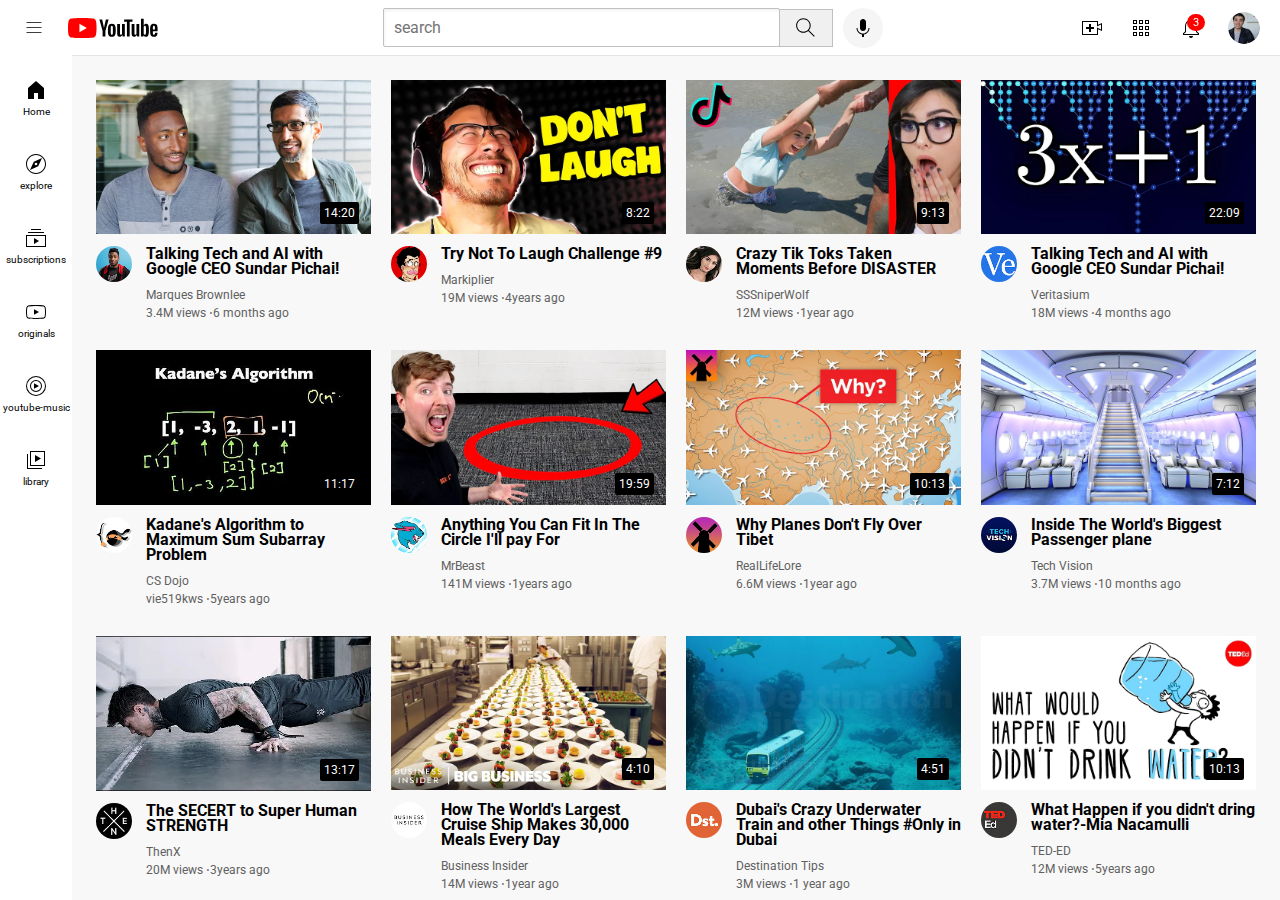
<file: index.html>
<!DOCTYPE html>
<html>
  <head>

    <title>You Tube.com clone</title>
    <link rel="preconnect" href="https://fonts.googleapis.com">
    <link rel="preconnect" href="https://fonts.gstatic.com" crossorigin>
    <link href="https://fonts.googleapis.com/css2?family=Roboto+Condensed:ital,wght@0,100..900;1,100..900&family=Roboto:ital,wght@0,100..900;1,100..900&display=swap" rel="stylesheet">
    <link rel="stylesheet" href="styles/general.css">
    <link rel="stylesheet" href="styles/header.css">
    <link rel="stylesheet" href="styles/video.css">
    <link rel="stylesheet" href="styles/side-bar.css">
  </head>
  <body>
    <div class="header">
      <div class="left-section">
        <img class="hamburger-menu" src="icons/hamburger-menu.svg">
        <img class="youtube-logo" src="icons/youtube-logo.svg">

      </div>
      <div class="middle-section">
        <input class="search-bar" type="text" placeholder="search">
        <button class="search-button">
          <img class="search-icon" src="icons/search.svg">
          <div class="tooltip">search</div>
        </button>
        <button class="voice-bar">
          <img class="voice-search-icon" src="icons/voice-search-icon.svg">
          <div class="tooltip">mic</div>
        </button>
      </div>
      <div class="right-section">
        <div class="upload-icon-container">
          <img class="upload-icon" src="icons/upload.svg">
          <div class="tooltip">Create</div>
        </div>
        <div class="youtube-apps-icon">
          <img class="youtube-icon" src="icons/youtube-apps.svg">
          <div class="tooltip">Youtube Apps</div>
        </div>
          <!--comments-->
        
        <div class="notifications-icon-container">
          <img class="notifications-icon" src="icons/notifications.svg">
          <div class="notifications-count">3</div>
          <div class="tooltip">Notifications</div>
    
        </div>
        <img class="current-user-picture" src="channel-pictures/my-channel.jpeg">
      </div>
      
    </div>
    <div class="side-bar">
      <div  class="sidebar-link">
        <img src="icons/home.svg">
        <div>Home</div>
      </div>
      <div  class="sidebar-link">
        <img src="icons/explore.svg">
        <div>explore</div>
      </div>

      <div  class="sidebar-link">
        <img src="icons/subscriptions.svg">
        <div>subscriptions</div>
      </div>
      <div  class="sidebar-link">
        <img src="icons/originals.svg">
        <div>
          originals
        </div>
      </div>
      <div  class="sidebar-link">
        <img src="icons/youtube-music.svg">
        <div>youtube-music</div>
      </div>
      <div  class="sidebar-link">
        <img src="icons/library.svg">
        <div>library</div>
      </div>
    </div>

    
    <div class="video-grid">
      <div class="video-preview">
        <div class="thumbnail-row">
          <img class="thumbnail" src="thumbnails/thumbnail-1.webp">
          <div class="video-time"> 14:20</div>
        </div>
        <div class="video-info-grid">
          <div class="channel-picture">
            <img class="profile-picture" src="channel-pictures/channel-1.jpeg">
          </div>
          <divi class="video-info">
            <p class="video-title" type="text">
              <strong>Talking Tech and AI with Google CEO Sundar Pichai!</strong>
            </p>
            <p class="video-aurthor">
              Marques Brownlee
            </p>
            <p class="video-stats">
              3.4M views &#8901;6 months ago
            </p>
          </divi>
        </div>
      </div>
      <div class="video-preview">
        <div class="thumbnail-row">
          <img class="thumbnail" src="thumbnails/thumbnail-2.webp">
          <div class="video-time">8:22</div>
        </div>
        <div class="video-info-grid">
          <div class="channel-picture">
            <img class="profile-picture" src="channel-pictures/channel-2.jpeg">
          </div>
          <divi class="video-info">
            <p class="video-title" type="text">
              <strong>Try Not To Laugh Challenge #9</strong>
            </p>
            <p class="video-aurthor">
              Markiplier
            </p>
            <p class="video-stats">
              19M views &#8901;4years ago
            </p>
          </divi>
        </div>
      </div>
      <div class="video-preview">
        <div class="thumbnail-row">
          <img class="thumbnail" src="thumbnails/thumbnail-3.webp">
          <div class="video-time"> 9:13</div>
        </div>
        <div class="video-info-grid">
          <div class="channel-picture">
            <img class="profile-picture" src="channel-pictures/channel-3.jpeg">
          </div>
          <divi class="video-info">
            <p class="video-title" type="text">
              <strong>Crazy Tik Toks Taken Moments Before DISASTER</strong>
            </p>
            <p class="video-aurthor">
              SSSniperWolf
            </p>
            <p class="video-stats">
              12M views &#8901;1year ago
            </p>
          </divi>
        </div>
      </div>
      <div class="video-preview">
        <div class="thumbnail-row">
          <img class="thumbnail" src="thumbnails/thumbnail-4.webp">
          <div class="video-time"> 22:09</div>
        </div>
        <div class="video-info-grid">
          <div class="channel-picture">
            <img class="profile-picture" src="channel-pictures/channel-4.jpeg">
          </div>
          <divi class="video-info">
            <p class="video-title" type="text">
              <strong>Talking Tech and AI with Google CEO Sundar Pichai!</strong>
            </p>
            <p class="video-aurthor">
              Veritasium
            </p>
            <p class="video-stats">
              18M views &#8901;4 months ago
            </p>
          </divi>
        </div>
      </div>
      <div class="video-preview">
        <div class="thumbnail-row">
          <img class="thumbnail" src="thumbnails/thumbnail-5.webp">
          <div class="video-time"> 11:17</div>
        </div>
        <div class="video-info-grid">
          <div class="channel-picture">
            <img class="profile-picture" src="channel-pictures/channel-5.jpeg">
          </div>
          <divi class="video-info">
            <p class="video-title" type="text">
              <strong>Kadane's Algorithm to Maximum Sum Subarray Problem</strong>
            </p>
            <p class="video-aurthor">
              CS Dojo
            </p>
            <p class="video-stats">
               vie519kws &#8901;5years ago
            </p>
          </divi>
        </div>
      </div>
      <div class="video-preview">
        <div class="thumbnail-row">
          <img class="thumbnail" src="thumbnails/thumbnail-6.webp">
          <div class="video-time"> 19:59</div>
        </div>
        <div class="video-info-grid">
          <div class="channel-picture">
            <img class="profile-picture" src="channel-pictures/channel-6.jpeg">
          </div>
          <divi class="video-info">
            <p class="video-title" type="text">
              <strong>Anything You Can Fit In The Circle I'll pay For</strong>
            </p>
            <p class="video-aurthor">
              MrBeast
            </p>
            <p class="video-stats">
              141M views &#8901;1years ago
            </p>
          </divi>
        </div>
        
      </div>
      <div class="video-preview">
        <div class="thumbnail-row">
          <img class="thumbnail" src="thumbnails/thumbnail-7.webp">
          <div class="video-time"> 10:13</div>
        </div>
        <div class="video-info-grid">
          <div class="channel-picture">
            <img class="profile-picture" src="channel-pictures/channel-7.jpeg">

          </div>
          <divi class="video-info">
            <p class="video-title" type="text">
              <strong>Why Planes Don't Fly Over Tibet</strong>
            </p>
            <p class="video-aurthor">
              RealLifeLore
            </p>
            <p class="video-stats">
              6.6M views &#8901;1year ago
            </p>
          </divi>
        </div>
      </div>
      <div class="video-preview">
        <div class="thumbnail-row">
          <img class="thumbnail" src="thumbnails/thumbnail-8.webp">
          <div class="video-time"> 7:12</div>
        </div>
        <div class="video-info-grid">
          <div class="channel-picture">
            <img class="profile-picture" src="channel-pictures/channel-8.jpeg">
          </div>
          <divi class="video-info">
            <p class="video-title" type="text">
              <strong>Inside The World's Biggest Passenger plane</strong>
            </p>
            <p class="video-aurthor">
              Tech Vision
            </p>
            <p class="video-stats">
              3.7M views &#8901;10 months ago
            </p>
          </divi>
        </div>
      </div>
      <div class="video-preview">
        <div class="thumbnail-row">
          <img class="thumbnail" src="thumbnails/thumbnail-9.webp">
          <div class="video-time"> 13:17</div>
        </div>
        <div class="video-info-grid">
          <div class="channel-picture">
            <img class="profile-picture" src="channel-pictures/channel-9.jpeg">
          </div>
          <divi class="video-info">
            <p class="video-title" type="text">
              <strong>The SECERT to Super Human STRENGTH</strong>
            </p>
            <p class="video-aurthor">
              ThenX
            </p>
            <p class="video-stats">
              20M views &#8901;3years ago
            </p>
          </divi>
        </div>
      </div>
      <div class="video-preview">
        <div class="thumbnail-row">
          <img class="thumbnail" src="thumbnails/thumbnail-10.webp">
          <div class="video-time"> 4:10</div>
        </div>
        <div class="video-info-grid">
          <div class="channel-picture">
            <img class="profile-picture" src="channel-pictures/channel-10.jpeg">
          </div>
          <divi class="video-info">
            <p class="video-title" type="text">
              <strong>How The World's Largest Cruise Ship Makes 30,000 Meals Every Day</strong>
            </p>
            <p class="video-aurthor">
              Business Insider
            </p>
            <p class="video-stats">
              14M views &#8901;1year ago
            </p>
          </divi>
        </div>
      </div>
      <div class="video-preview">
        <div class="thumbnail-row">
          <img class="thumbnail" src="thumbnails/thumbnail-11.webp">
          <div class="video-time"> 4:51</div>
        </div>
        <div class="video-info-grid">
          <div class="channel-picture">
            <img class="profile-picture" src="channel-pictures/channel-11.jpeg">
          </div>
          <divi class="video-info">
            <p class="video-title" type="text">
              <strong>Dubai's Crazy Underwater Train and other Things #Only in Dubai</strong>
            </p>
            <p class="video-aurthor">
              Destination Tips
            </p>
            <p class="video-stats">
              3M views &#8901;1 year ago
            </p>
          </divi>
        </div>
      </div>
      <div class="video-preview">
        <div class="thumbnail-row">
          <img class="thumbnail" src="thumbnails/thumbnail-12.webp">
          <div class="video-time"> 10:13</div>
        </div>
        <div class="video-info-grid">
          <div class="channel-picture">
            <img class="profile-picture" src="channel-pictures/channel-12.jpeg">
          </div>
          <divi class="video-info">
            <p class="video-title" type="text">
              <strong>What Happen if you didn't dring water?-Mia Nacamulli</strong>
            </p>
            <p class="video-aurthor">
              TED-ED
            </p>
            <p class="video-stats">
              12M views &#8901;5years ago
            </p>
          </divi>
        </div>
        
      </div>

    </div>
    
    
    
    
  </body>
</html>
</file>
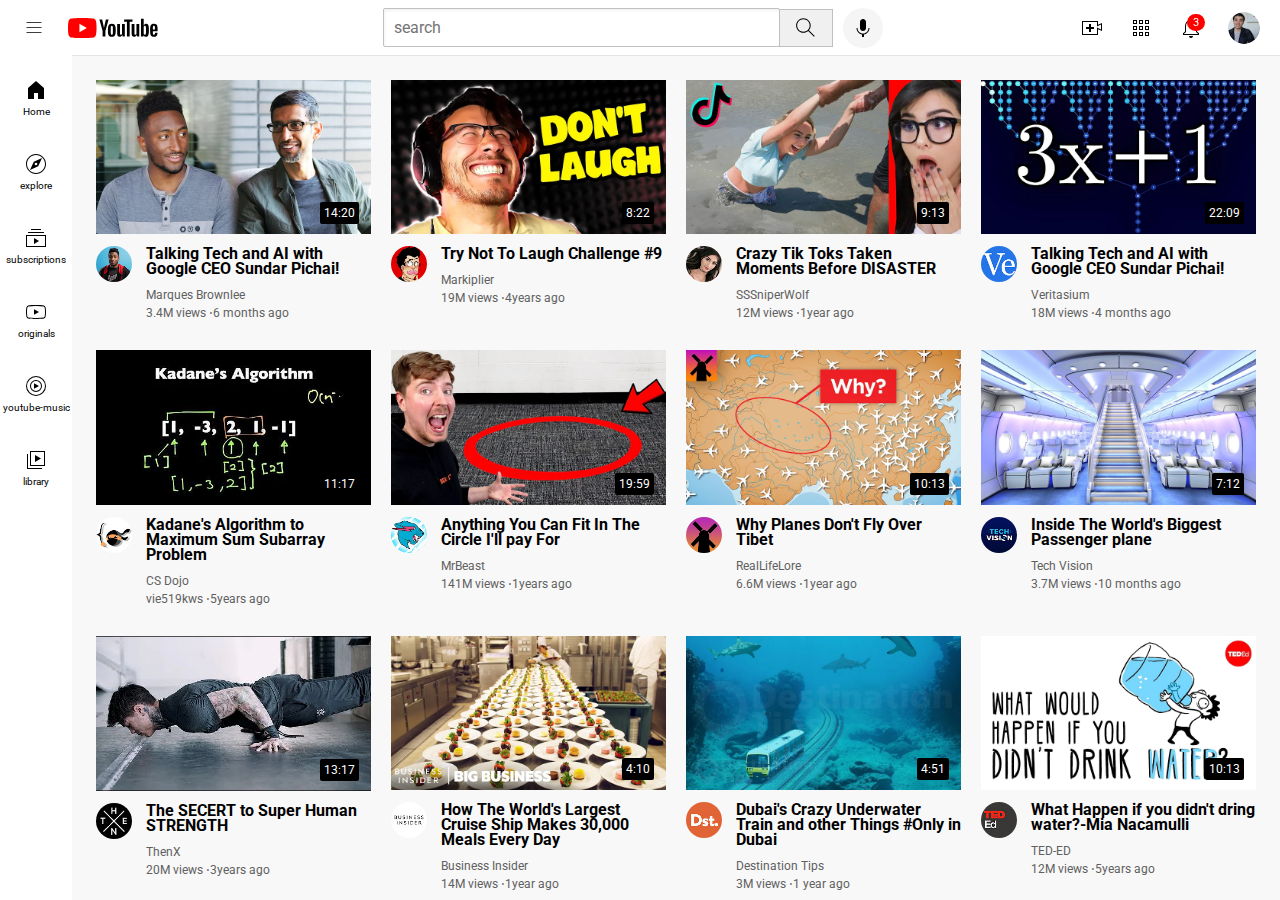
<file: youtube.html>
<!DOCTYPE html>
<html>
  <head>

    <title>You Tube.com clone</title>
    <link rel="preconnect" href="https://fonts.googleapis.com">
    <link rel="preconnect" href="https://fonts.gstatic.com" crossorigin>
    <link href="https://fonts.googleapis.com/css2?family=Roboto+Condensed:ital,wght@0,100..900;1,100..900&family=Roboto:ital,wght@0,100..900;1,100..900&display=swap" rel="stylesheet">
    <link rel="stylesheet" href="styles/general.css">
    <link rel="stylesheet" href="styles/header.css">
    <link rel="stylesheet" href="styles/video.css">
    <link rel="stylesheet" href="styles/side-bar.css">
  </head>
  <body>
    <div class="header">
      <div class="left-section">
        <img class="hamburger-menu" src="icons/hamburger-menu.svg">
        <img class="youtube-logo" src="icons/youtube-logo.svg">

      </div>
      <div class="middle-section">
        <input class="search-bar" type="text" placeholder="search">
        <button class="search-button">
          <img class="search-icon" src="icons/search.svg">
          <div class="tooltip">search</div>
        </button>
        <button class="voice-bar">
          <img class="voice-search-icon" src="icons/voice-search-icon.svg">
          <div class="tooltip">mic</div>
        </button>
      </div>
      <div class="right-section">
        <div class="upload-icon-container">
          <img class="upload-icon" src="icons/upload.svg">
          <div class="tooltip">Create</div>
        </div>
        <div class="youtube-apps-icon">
          <img class="youtube-icon" src="icons/youtube-apps.svg">
          <div class="tooltip">Youtube Apps</div>
        </div>
          <!--comments-->
        
        <div class="notifications-icon-container">
          <img class="notifications-icon" src="icons/notifications.svg">
          <div class="notifications-count">3</div>
          <div class="tooltip">Notifications</div>
    
        </div>
        <img class="current-user-picture" src="channel-pictures/my-channel.jpeg">
      </div>
      
    </div>
    <div class="side-bar">
      <div  class="sidebar-link">
        <img src="icons/home.svg">
        <div>Home</div>
      </div>
      <div  class="sidebar-link">
        <img src="icons/explore.svg">
        <div>explore</div>
      </div>

      <div  class="sidebar-link">
        <img src="icons/subscriptions.svg">
        <div>subscriptions</div>
      </div>
      <div  class="sidebar-link">
        <img src="icons/originals.svg">
        <div>
          originals
        </div>
      </div>
      <div  class="sidebar-link">
        <img src="icons/youtube-music.svg">
        <div>youtube-music</div>
      </div>
      <div  class="sidebar-link">
        <img src="icons/library.svg">
        <div>library</div>
      </div>
    </div>

    
    <div class="video-grid">
      <div class="video-preview">
        <div class="thumbnail-row">
          <img class="thumbnail" src="thumbnails/thumbnail-1.webp">
          <div class="video-time"> 14:20</div>
        </div>
        <div class="video-info-grid">
          <div class="channel-picture">
            <img class="profile-picture" src="channel-pictures/channel-1.jpeg">
          </div>
          <divi class="video-info">
            <p class="video-title" type="text">
              <strong>Talking Tech and AI with Google CEO Sundar Pichai!</strong>
            </p>
            <p class="video-aurthor">
              Marques Brownlee
            </p>
            <p class="video-stats">
              3.4M views &#8901;6 months ago
            </p>
          </divi>
        </div>
      </div>
      <div class="video-preview">
        <div class="thumbnail-row">
          <img class="thumbnail" src="thumbnails/thumbnail-2.webp">
          <div class="video-time">8:22</div>
        </div>
        <div class="video-info-grid">
          <div class="channel-picture">
            <img class="profile-picture" src="channel-pictures/channel-2.jpeg">
          </div>
          <divi class="video-info">
            <p class="video-title" type="text">
              <strong>Try Not To Laugh Challenge #9</strong>
            </p>
            <p class="video-aurthor">
              Markiplier
            </p>
            <p class="video-stats">
              19M views &#8901;4years ago
            </p>
          </divi>
        </div>
      </div>
      <div class="video-preview">
        <div class="thumbnail-row">
          <img class="thumbnail" src="thumbnails/thumbnail-3.webp">
          <div class="video-time"> 9:13</div>
        </div>
        <div class="video-info-grid">
          <div class="channel-picture">
            <img class="profile-picture" src="channel-pictures/channel-3.jpeg">
          </div>
          <divi class="video-info">
            <p class="video-title" type="text">
              <strong>Crazy Tik Toks Taken Moments Before DISASTER</strong>
            </p>
            <p class="video-aurthor">
              SSSniperWolf
            </p>
            <p class="video-stats">
              12M views &#8901;1year ago
            </p>
          </divi>
        </div>
      </div>
      <div class="video-preview">
        <div class="thumbnail-row">
          <img class="thumbnail" src="thumbnails/thumbnail-4.webp">
          <div class="video-time"> 22:09</div>
        </div>
        <div class="video-info-grid">
          <div class="channel-picture">
            <img class="profile-picture" src="channel-pictures/channel-4.jpeg">
          </div>
          <divi class="video-info">
            <p class="video-title" type="text">
              <strong>Talking Tech and AI with Google CEO Sundar Pichai!</strong>
            </p>
            <p class="video-aurthor">
              Veritasium
            </p>
            <p class="video-stats">
              18M views &#8901;4 months ago
            </p>
          </divi>
        </div>
      </div>
      <div class="video-preview">
        <div class="thumbnail-row">
          <img class="thumbnail" src="thumbnails/thumbnail-5.webp">
          <div class="video-time"> 11:17</div>
        </div>
        <div class="video-info-grid">
          <div class="channel-picture">
            <img class="profile-picture" src="channel-pictures/channel-5.jpeg">
          </div>
          <divi class="video-info">
            <p class="video-title" type="text">
              <strong>Kadane's Algorithm to Maximum Sum Subarray Problem</strong>
            </p>
            <p class="video-aurthor">
              CS Dojo
            </p>
            <p class="video-stats">
               vie519kws &#8901;5years ago
            </p>
          </divi>
        </div>
      </div>
      <div class="video-preview">
        <div class="thumbnail-row">
          <img class="thumbnail" src="thumbnails/thumbnail-6.webp">
          <div class="video-time"> 19:59</div>
        </div>
        <div class="video-info-grid">
          <div class="channel-picture">
            <img class="profile-picture" src="channel-pictures/channel-6.jpeg">
          </div>
          <divi class="video-info">
            <p class="video-title" type="text">
              <strong>Anything You Can Fit In The Circle I'll pay For</strong>
            </p>
            <p class="video-aurthor">
              MrBeast
            </p>
            <p class="video-stats">
              141M views &#8901;1years ago
            </p>
          </divi>
        </div>
        
      </div>
      <div class="video-preview">
        <div class="thumbnail-row">
          <img class="thumbnail" src="thumbnails/thumbnail-7.webp">
          <div class="video-time"> 10:13</div>
        </div>
        <div class="video-info-grid">
          <div class="channel-picture">
            <img class="profile-picture" src="channel-pictures/channel-7.jpeg">

          </div>
          <divi class="video-info">
            <p class="video-title" type="text">
              <strong>Why Planes Don't Fly Over Tibet</strong>
            </p>
            <p class="video-aurthor">
              RealLifeLore
            </p>
            <p class="video-stats">
              6.6M views &#8901;1year ago
            </p>
          </divi>
        </div>
      </div>
      <div class="video-preview">
        <div class="thumbnail-row">
          <img class="thumbnail" src="thumbnails/thumbnail-8.webp">
          <div class="video-time"> 7:12</div>
        </div>
        <div class="video-info-grid">
          <div class="channel-picture">
            <img class="profile-picture" src="channel-pictures/channel-8.jpeg">
          </div>
          <divi class="video-info">
            <p class="video-title" type="text">
              <strong>Inside The World's Biggest Passenger plane</strong>
            </p>
            <p class="video-aurthor">
              Tech Vision
            </p>
            <p class="video-stats">
              3.7M views &#8901;10 months ago
            </p>
          </divi>
        </div>
      </div>
      <div class="video-preview">
        <div class="thumbnail-row">
          <img class="thumbnail" src="thumbnails/thumbnail-9.webp">
          <div class="video-time"> 13:17</div>
        </div>
        <div class="video-info-grid">
          <div class="channel-picture">
            <img class="profile-picture" src="channel-pictures/channel-9.jpeg">
          </div>
          <divi class="video-info">
            <p class="video-title" type="text">
              <strong>The SECERT to Super Human STRENGTH</strong>
            </p>
            <p class="video-aurthor">
              ThenX
            </p>
            <p class="video-stats">
              20M views &#8901;3years ago
            </p>
          </divi>
        </div>
      </div>
      <div class="video-preview">
        <div class="thumbnail-row">
          <img class="thumbnail" src="thumbnails/thumbnail-10.webp">
          <div class="video-time"> 4:10</div>
        </div>
        <div class="video-info-grid">
          <div class="channel-picture">
            <img class="profile-picture" src="channel-pictures/channel-10.jpeg">
          </div>
          <divi class="video-info">
            <p class="video-title" type="text">
              <strong>How The World's Largest Cruise Ship Makes 30,000 Meals Every Day</strong>
            </p>
            <p class="video-aurthor">
              Business Insider
            </p>
            <p class="video-stats">
              14M views &#8901;1year ago
            </p>
          </divi>
        </div>
      </div>
      <div class="video-preview">
        <div class="thumbnail-row">
          <img class="thumbnail" src="thumbnails/thumbnail-11.webp">
          <div class="video-time"> 4:51</div>
        </div>
        <div class="video-info-grid">
          <div class="channel-picture">
            <img class="profile-picture" src="channel-pictures/channel-11.jpeg">
          </div>
          <divi class="video-info">
            <p class="video-title" type="text">
              <strong>Dubai's Crazy Underwater Train and other Things #Only in Dubai</strong>
            </p>
            <p class="video-aurthor">
              Destination Tips
            </p>
            <p class="video-stats">
              3M views &#8901;1 year ago
            </p>
          </divi>
        </div>
      </div>
      <div class="video-preview">
        <div class="thumbnail-row">
          <img class="thumbnail" src="thumbnails/thumbnail-12.webp">
          <div class="video-time"> 10:13</div>
        </div>
        <div class="video-info-grid">
          <div class="channel-picture">
            <img class="profile-picture" src="channel-pictures/channel-12.jpeg">
          </div>
          <divi class="video-info">
            <p class="video-title" type="text">
              <strong>What Happen if you didn't dring water?-Mia Nacamulli</strong>
            </p>
            <p class="video-aurthor">
              TED-ED
            </p>
            <p class="video-stats">
              12M views &#8901;5years ago
            </p>
          </divi>
        </div>
        
      </div>

    </div>
    
    
    
    
  </body>
</html>
</file>
<file: styles/general.css>
p{
  font-family:Roboto,Arial;
  margin-top:0;
  margin-bottom:0;
  margin-right:0;


}
body{
  margin:0px;
  padding-top: 80px;
  padding-left: 96px;
  padding-right: 24px;
  background-color: rgb(248, 248, 248);
}
</file>
<file: styles/header.css>
.header{
  height:55px;
  display:flex;
  flex-direction:row;
  justify-content: space-between;
  align-items: center;
  position:fixed;
  top: 0;
  left: 0;
  right: 0;
  background-color: white;
  border-bottom-width:1px ;
  border-bottom-style:solid ;
  border-bottom-color:rgb(228,228,228) ;
  z-index:100;

}
.left-section{
  
  width:150px;
  display: flex;
  align-items: center;
  cursor: pointer;
}
.hamburger-menu{
  height:20px;
  margin-left: 24px;
  margin-right: 24px;

}
.youtube-logo{
  height: 20px;
  
}
.middle-section{
  
  flex: 1;
  margin-left:70px;
  margin-right:35px;
  max-width: 500px;
  display: flex;
  align-items: center;
  cursor: pointer;

}

.search-bar{
  flex:1;
  height:35px;
  font-size: 16px;
  padding-left: 10px;
  border-width: 1px;
  border-style:solid;
  border-color: rgb(192,192,192);
  border-radius:2px ;
  box-shadow: inset 1px 2px 3px rgba(0,0,0,0.05);
  width:0;
}
.search-bar::placeholder{
  font-family: Roboto,Arial;
  font-size: 16px;
  
}
.search-button{
  height:38px;
  width:54px;
  background-color: rgb(240,240,240);
  border-width:1px;
  border-style:solid;
  border-color: rgb(192,192,192);
  margin-left: -1px;
  margin-right:10px;
  cursor: pointer;
  
  
 
}
.search-button,
.voice-bar,
.upload-icon-container,
.youtube-apps-icon,
.notifications-icon-container
{
  position:relative;
  display: flex;
  justify-content: center;
  align-items: center;
}



.search-button .tooltip,
.voice-bar .tooltip,
.upload-icon-container .tooltip,
.youtube-apps-icon .tooltip,
.notifications-icon-container .tooltip
{
  font-family: Roboto,Arial;
  position:absolute;
  background-color: grey;
  color: white;
  padding-left:8px ;
  padding-right:8px ;
  padding-top:  4px;
  padding-bottom: 4px;
  border-radius:2px ;
  font-size: 12px;
  bottom:-30px;
  opacity: 0;
  transition: opacity 0.15s;
  pointer-events: none;
  white-space: nowrap;
  
  
}
.search-button:hover .tooltip,
.voice-bar:hover .tooltip,
.upload-icon-container:hover .tooltip,
.youtube-apps-icon:hover .tooltip,
.notifications-icon-container:hover .tooltip
{
  opacity: 1;
}
.voice-bar{
  height: 40px;
  width:40px;
  border-radius: 20px;
  border: none;
  background-color: rgb(245,245,245);
  
  
}
.search-icon{
  height: 25px;
}
.voice-search-icon{
  height:24px;
 
  
}

.right-section{
  width:180px;
  display:flex;
  align-items: center;
  justify-content: space-between;
  margin-right: 20px;
  flex-shrink: 0;
  cursor: pointer;
}
.upload-icon {
  height: 24px;

}
.youtube-icon {
  height: 24px;


}
.notifications-icon {
  height:24px;
}
.notifications-icon-container{
  position:relative;
}
.notifications-count{
  position:absolute;
  top:-2px;
  right:-2px;
  background-color: red;
  color:white;
  font-family: Roboto,Arial;
  font-size: 11px;
  padding-left: 6px;
  padding-right: 6px;
  padding-top: 2px;
  padding-bottom: 2px;
  border-radius: 10px;
}
.current-user-picture{
  height:32px;
  border-radius: 16px;
}
</file>
<file: styles/video.css>
.thumbnail{
  width:100%;
  object-fit: contain;/*it will help to fit the image*/
  object-position:right;

}
.channel-picture{
  display:inline-block;
  width:35px;
  vertical-align: top;

}
.video-info-grid{
  display:grid;
  grid-template-columns: 50px 1fr;
}
.profile-picture{
  width:36px;
  border-radius:50px;
}
.video-title{
  margin-top:0px;
  font-size:14;
  font-weight: 500;
  line-height: 15px;
  margin-bottom:12px;
}
.thumbnail-row{
  margin-bottom:8px;
  position: relative;
}
.video-aurthor,
.video-stats{
  font-size:12px;
  color:rgb(96,96,96);
  margin-bottom: 0px;

}

.video-aurthor{
  margin-bottom:4px;
}
.video-grid{
  display:grid;
  grid-template-columns: 1fr 1fr 1fr;
  column-gap: 20px;
  row-gap: 30px;
}

/*resonsible for sizing and resizing the screen*/
@media (max-width:750px){
  .video-grid{
    grid-template-columns: 1fr 1fr;
  }
  
}
@media(max-width:751px) and (min-width:999)
{
  .video-grid{
    grid-template-columns: 1fr 1fr 1fr;
  }
}
@media(min-width:1000px)
  {
    .video-grid{
      grid-template-columns: 1fr 1fr 1fr 1fr;
  }
}

/*above block is resonsible for sizing and resizing the screen*/


.video-time{
  font-family: Roboto,Arial;
  font-size:12px;
  padding: 4px 4px 4px 4px;/*shortcut padding:top right bottom left if padding: 4px it applicabel for all 4 directions same for the margin*/
  margin: 4px 4px 4px 4px;/*shortcut margin:top right bottom left*/
  border-radius:2px;
  background-color: black;
  color: white;
  position:absolute;
  bottom:10px;
  right:8px;
}
</file>
<file: styles/side-bar.css>
.side-bar{
  position:fixed;
  left:0;
  bottom: 0;
  top: 55px;
  background-color: white;
  width:72px;
  z-index: 200;
  padding-top: 5px;

}
.sidebar-link{
  
  height: 74px;
  display: flex;
  justify-content: center;
  align-items: center;
  flex-direction: column;
  cursor: pointer;
  
}
.sidebar-link:hover{
  background-color: rgb(235,235,235);
}
.sidebar-link img{
  height: 24px;
  margin-bottom: 4px;

}
.sidebar-link div{
  font-family: Roboto,Arial;
  font-size: 10px;
}
</file>
